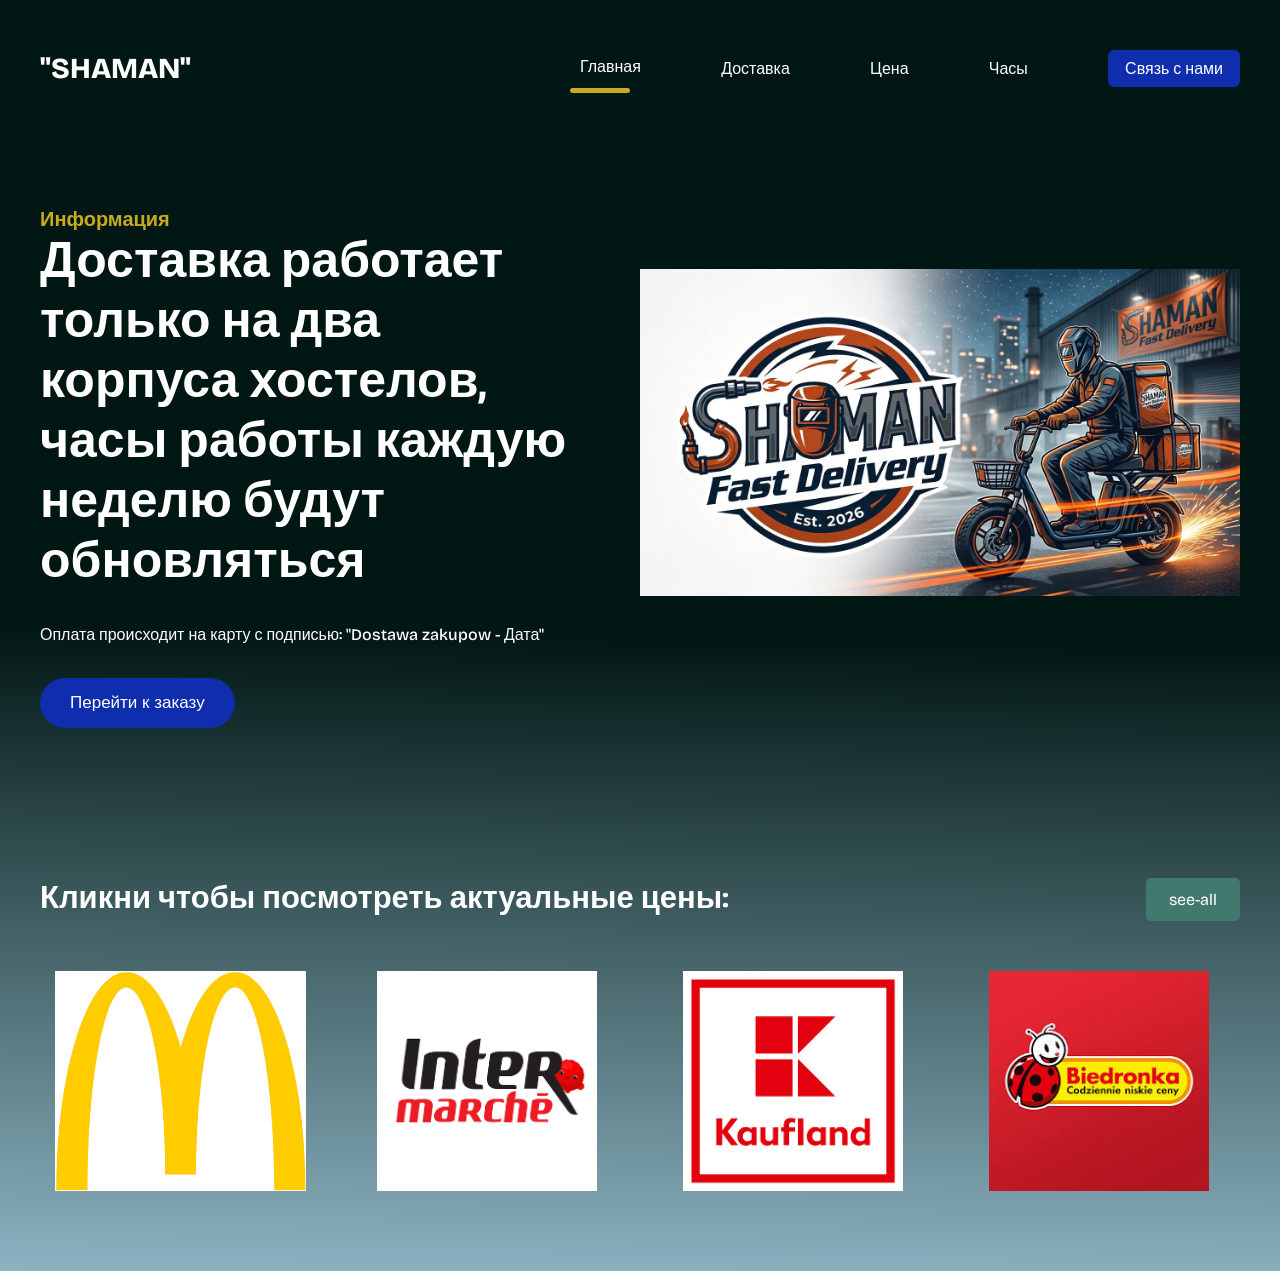
<file: index.html>
<!DOCTYPE html>
<html lang="en">
<head>
    <meta charset="UTF-8">
    <meta name="viewport" content="width=device-width, initial-scale=1.0">
    <title>Delivery</title>
    <link rel="stylesheet" href="styles1.css">
</head>
<body>
    <div class="wrapper">
    <header class="container">
        <span class="logo">"Shaman"</span>
        <nav>
            <ul>
                    <li class="active"><a href="index.html">Главная</a></li>
                   <li><a href="index2.html">Доставка</a></li>
                   <li><a href="index3.html">Цена</a></li>
                   <li><a href="index4.html">Часы</a></li>
                    <li class="btn"><a href="index5.html">Связь с нами</a></li>

            </ul>
        </nav>
       </header>

    <div class="hero container">
        <div class="hero--info">
            <h2>Информация</h2>
            <h1>Доставка работает только на два корпуса хостелов, часы работы каждую неделю будут обновляться</h1>
            <p>Оплата происходит на карту с подписью: "Dostawa zakupow - Дата"</p>
            <a href="index6.html" class="kup"><button class="btn">Перейти к заказу</button></a>
        </div>
        <img src="IMG_3171.JPG" alt="">
    </div>

    <div class="container trending">
        <a href="#" class="see-all">see-all</a>
        <h3>Кликни чтобы посмотреть актуальные цены:</h3>
        
        <div class="games">
            <div class="block">
                <a href="https://mcdonalds.pl/nasze-menu/"><img src="Mack.png" alt=""></a>
            </div>
             <div class="block">
                <a href="https://intermarche.pl/"><img src="intermarche.png" alt=""></a>
            </div>
             <div class="block">
                <a href="https://www.kaufland.pl/?utm_source=google&utm_medium=cpc&utm_id=21293448904&gad_source=1&gad_campaignid=21293448904&gbraid=0AAAAAqydFgdtFX7fFTQuAcL3Vzwn91GbX&gclid=Cj0KCQjwzsjVBhC3ARIsALnMv4l_kNT3ZW9t32wPTKEs5Ph3v2t3w6e6LC7DUaCO76brt_06UcwewoIaAvNeEALw_wcB"><img src="Kaufland.png" alt=""></a>
            </div>
             <div class="block">
                <a href="https://www.biedronka.pl/pl"><img src="Bedronka.jpg" alt=""></a>
                
            </div>
        </div>
    </div>
    </div>
</body>
</html>
</file>
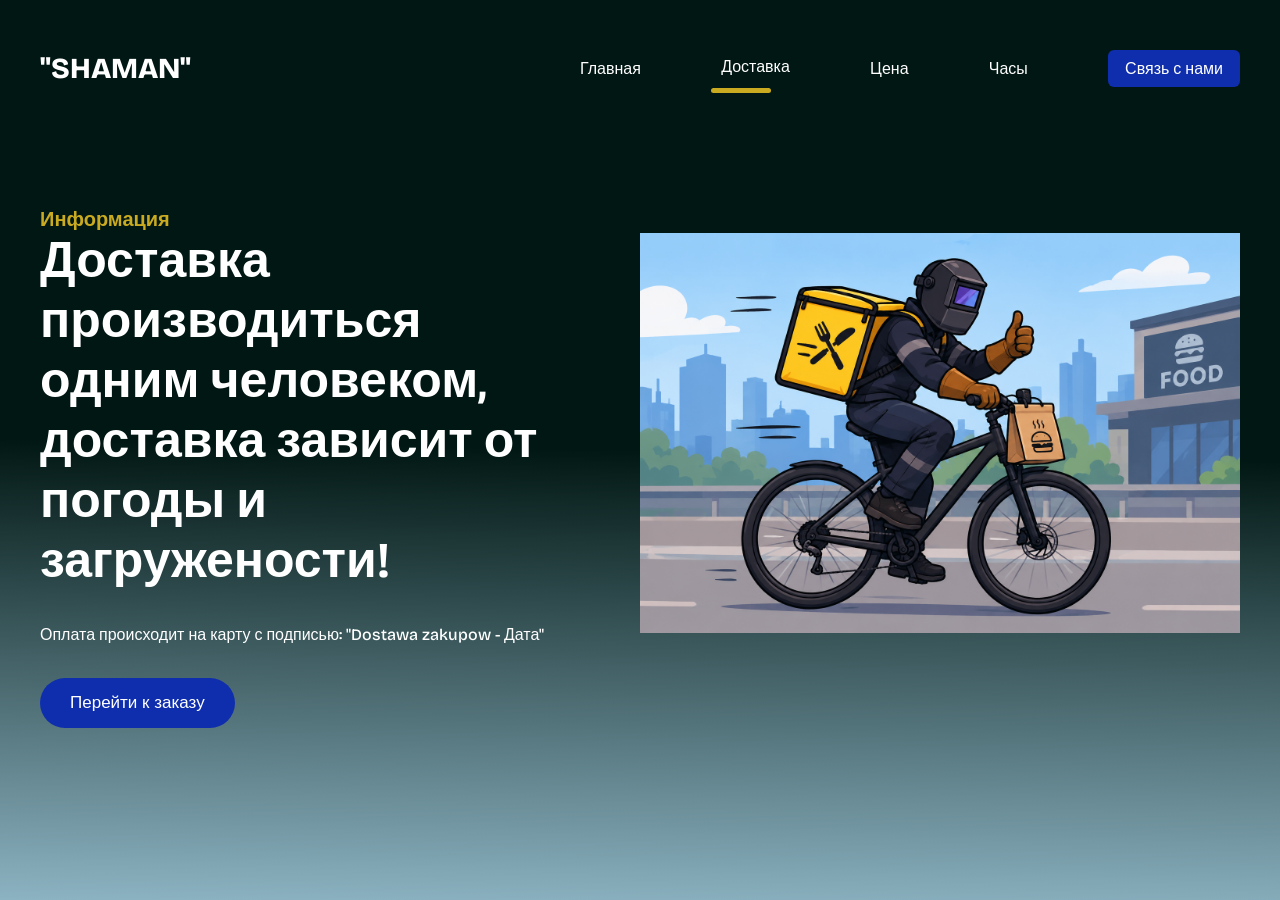
<file: index2.html>
<!DOCTYPE html>
<html lang="en">
<head>
    <meta charset="UTF-8">
    <meta name="viewport" content="width=device-width, initial-scale=1.0">
    <title>Доставка</title>
    <link rel="stylesheet" href="styles2.css">
</head>
<body>
    <div class="wrapper">
    <header class="container">
        <span class="logo">"Shaman"</span>
        <nav>
            <ul>
                    <li><a href="index.html">Главная</a></li>
                   <li class="active"><a href="index2.html">Доставка</a></li>
                   <li><a href="index3.html">Цена</a></li>
                   <li><a href="index4.html">Часы</a></li>
                    <li class="btn"><a href="index5.html">Связь с нами</a></li>

            </ul>
        </nav>
       </header>
       
    <div class="hero container">
        <div class="hero--info">
            <h2>Информация</h2>
            <h1>Доставка производиться одним человеком, доставка зависит от погоды и загружености!</h1>
            <p>Оплата происходит на карту с подписью: "Dostawa zakupow - Дата"</p>
            <a href="index6.html" class="kup"><button class="btn">Перейти к заказу</button></a>
        </div>
        <img src="foto.png" alt="">
    </div>
</body>
</html>
</file>
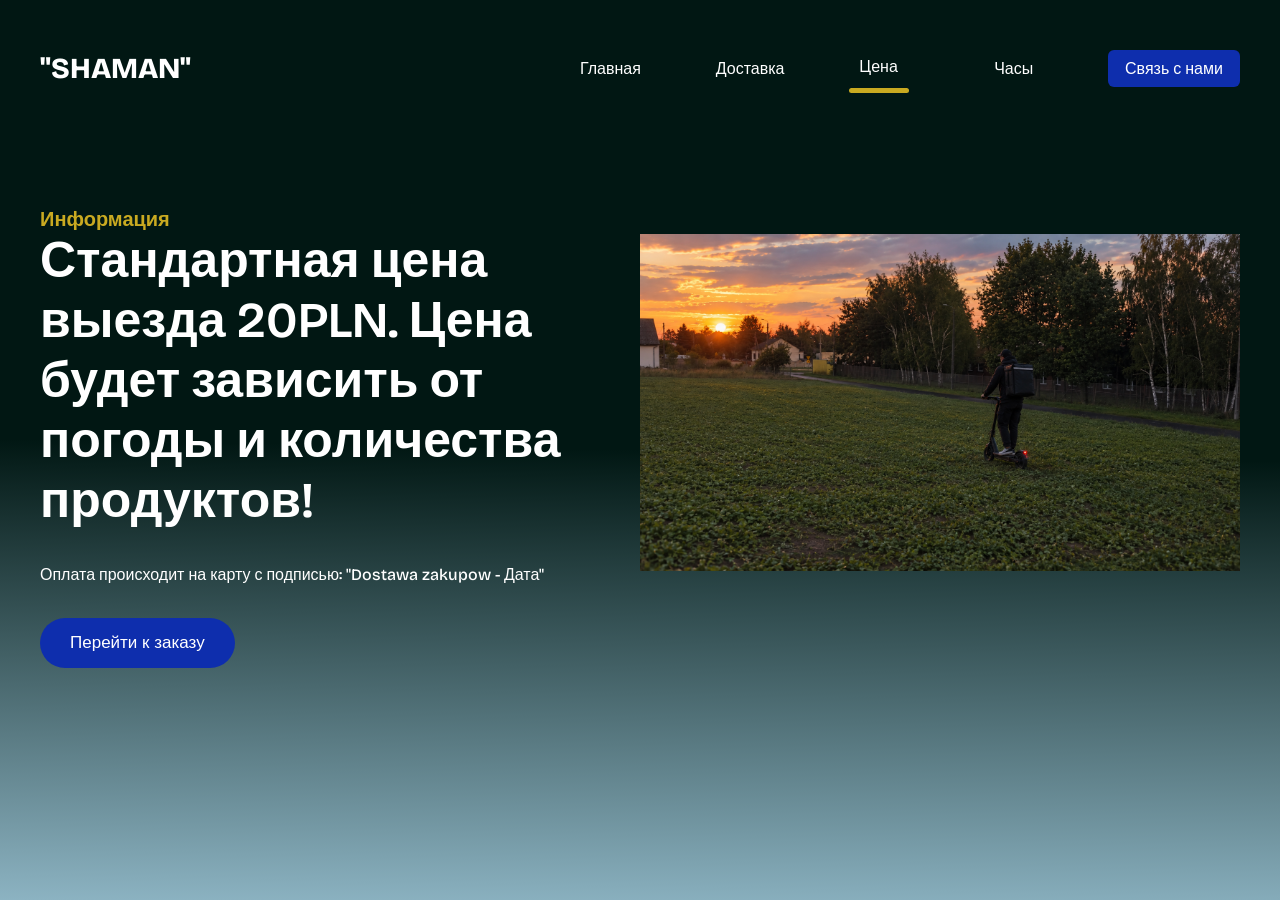
<file: index3.html>
<!DOCTYPE html>
<html lang="en">
<head>
    <meta charset="UTF-8">
    <meta name="viewport" content="width=device-width, initial-scale=1.0">
    <title>Цена</title>
    <link rel="stylesheet" href="styles3.css">
</head>
<body>
    <div class="wrapper">
    <header class="container">
        <span class="logo">"Shaman"</span>
        <nav>
            <ul>
                    <li><a href="index.html">Главная</a></li>
                   <li><a href="index2.html">Доставка</a></li>
                   <li  class="active"><a href="index3.html">Цена</a></li>
                   <li><a href="index4.html">Часы</a></li>
                    <li class="btn"><a href="index5.html">Связь с нами</a></li>

            </ul>
        </nav>
       </header>

       <div class="hero container">
        <div class="hero--info">
            <h2>Информация</h2>
            <h1>Стандартная цена выезда 20PLN. Цена будет зависить от погоды и количества продуктов!</h1>
            <p>Оплата происходит на карту с подписью: "Dostawa zakupow - Дата"</p>
            <a href="index6.html" class="kup"><button class="btn">Перейти к заказу</button></a>
        </div>
        <img src="htp.png" alt="">
    </div>
</body>
</html>
</file>
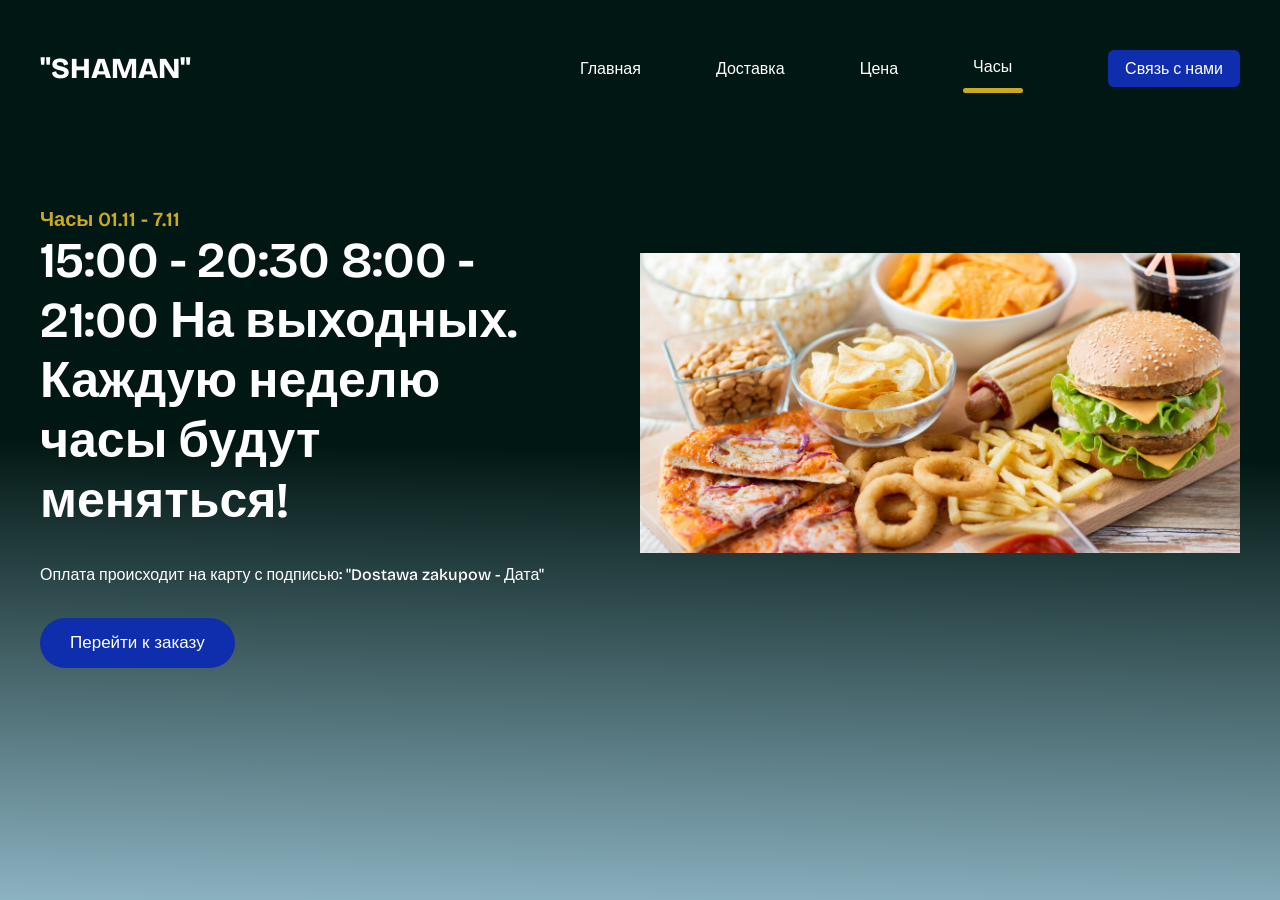
<file: index4.html>
<!DOCTYPE html>
<html lang="en">
<head>
    <meta charset="UTF-8">
    <meta name="viewport" content="width=device-width, initial-scale=1.0">
    <title>Часы</title>
    <link rel="stylesheet" href="styles4.css">
</head>
<body>
    <div class="wrapper">
    <header class="container">
        <span class="logo">"Shaman"</span>
        <nav>
            <ul>
                    <li><a href="index.html">Главная</a></li>
                   <li><a href="index2.html">Доставка</a></li>
                   <li><a href="index3.html">Цена</a></li>
                   <li class="active"><a href="index4.html">Часы</a></li>
                    <li class="btn"><a href="index5.html">Связь с нами</a></li>

            </ul>
        </nav>
       </header>

       <div class="hero container">
        <div class="hero--info">
            <h2>Часы 01.11 - 7.11</h2>
            <h1>15:00 - 20:30  8:00 - 21:00 На выходных. Каждую неделю часы будут меняться!  </h1>
            <p>Оплата происходит на карту с подписью: "Dostawa zakupow - Дата"</p>
            <a href="index6.html" class="kup"><button class="btn">Перейти к заказу</button></a>
        </div>
        <img src="dile1.jpg" alt="">
    </div>
</body>
</html>
</file>
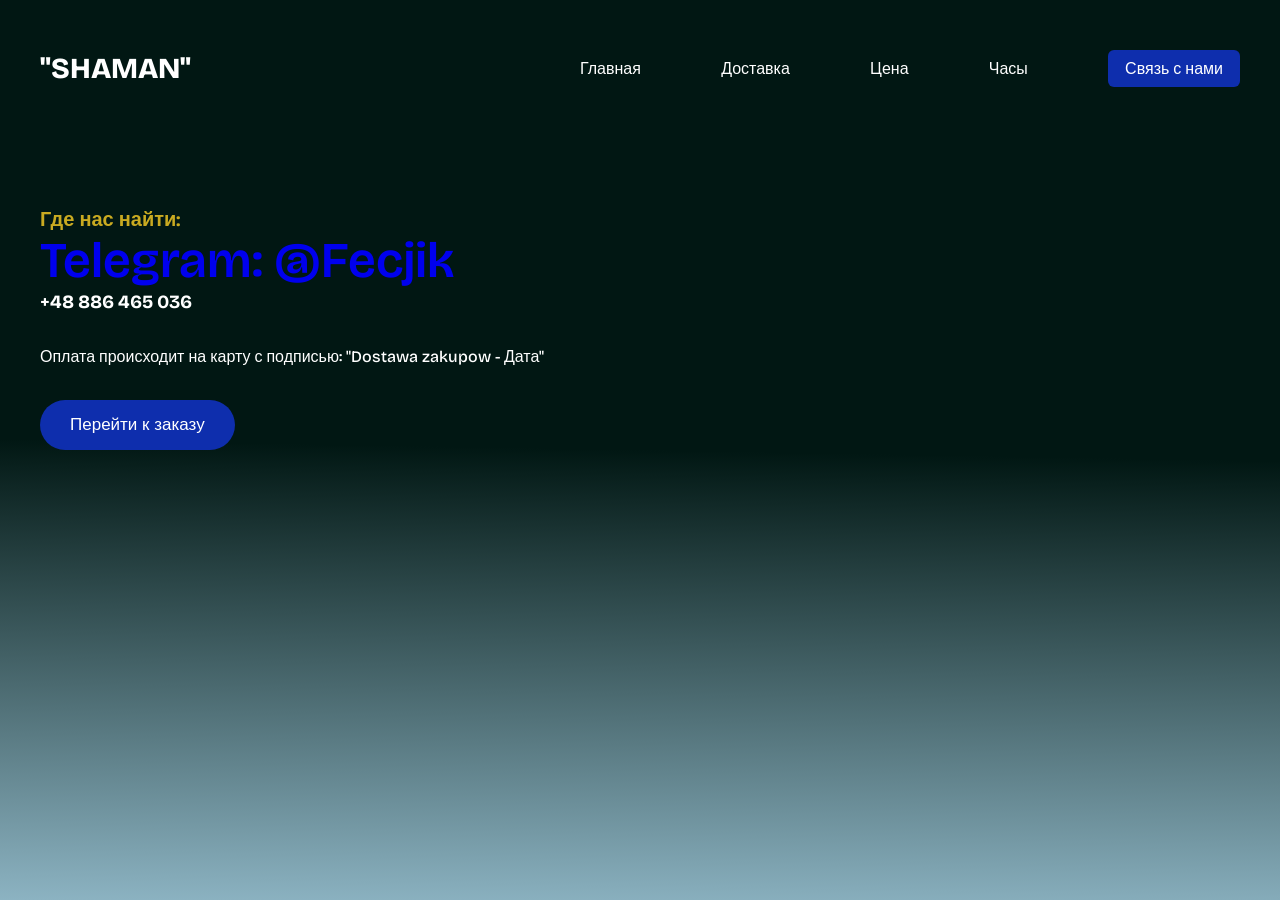
<file: index5.html>
<!DOCTYPE html>
<html lang="en">
<head>
    <meta charset="UTF-8">
    <meta name="viewport" content="width=device-width, initial-scale=1.0">
    <title>Связь</title>
    <link rel="stylesheet" href="styles5.css">
</head>
<body>
    <div class="wrapper">
    <header class="container">
        <span class="logo">"Shaman"</span>
        <nav>
            <ul>
                    <li><a href="index.html">Главная</a></li>
                   <li><a href="index2.html">Доставка</a></li>
                   <li><a href="index3.html">Цена</a></li>
                   <li><a href="index4.html">Часы</a></li>
                    <li class="btn"><a href="index5.html">Связь с нами</a></li>

            </ul>
        </nav>
       </header>

       <div class="hero container">
        <div class="hero--info">
            <h2>Где нас найти:</h2>
            <h1><a class="TG" href="https://t.me/Fecjik">Telegram: @Fecjik</a></h1>
            <h3>+48 886 465 036</h3>
            <p>Оплата происходит на карту с подписью: "Dostawa zakupow - Дата"</p>
            <a href="index6.html" class="kup"><button class="btn">Перейти к заказу</button></a>
        </div>
    </div>
</body>
</html>
</file>
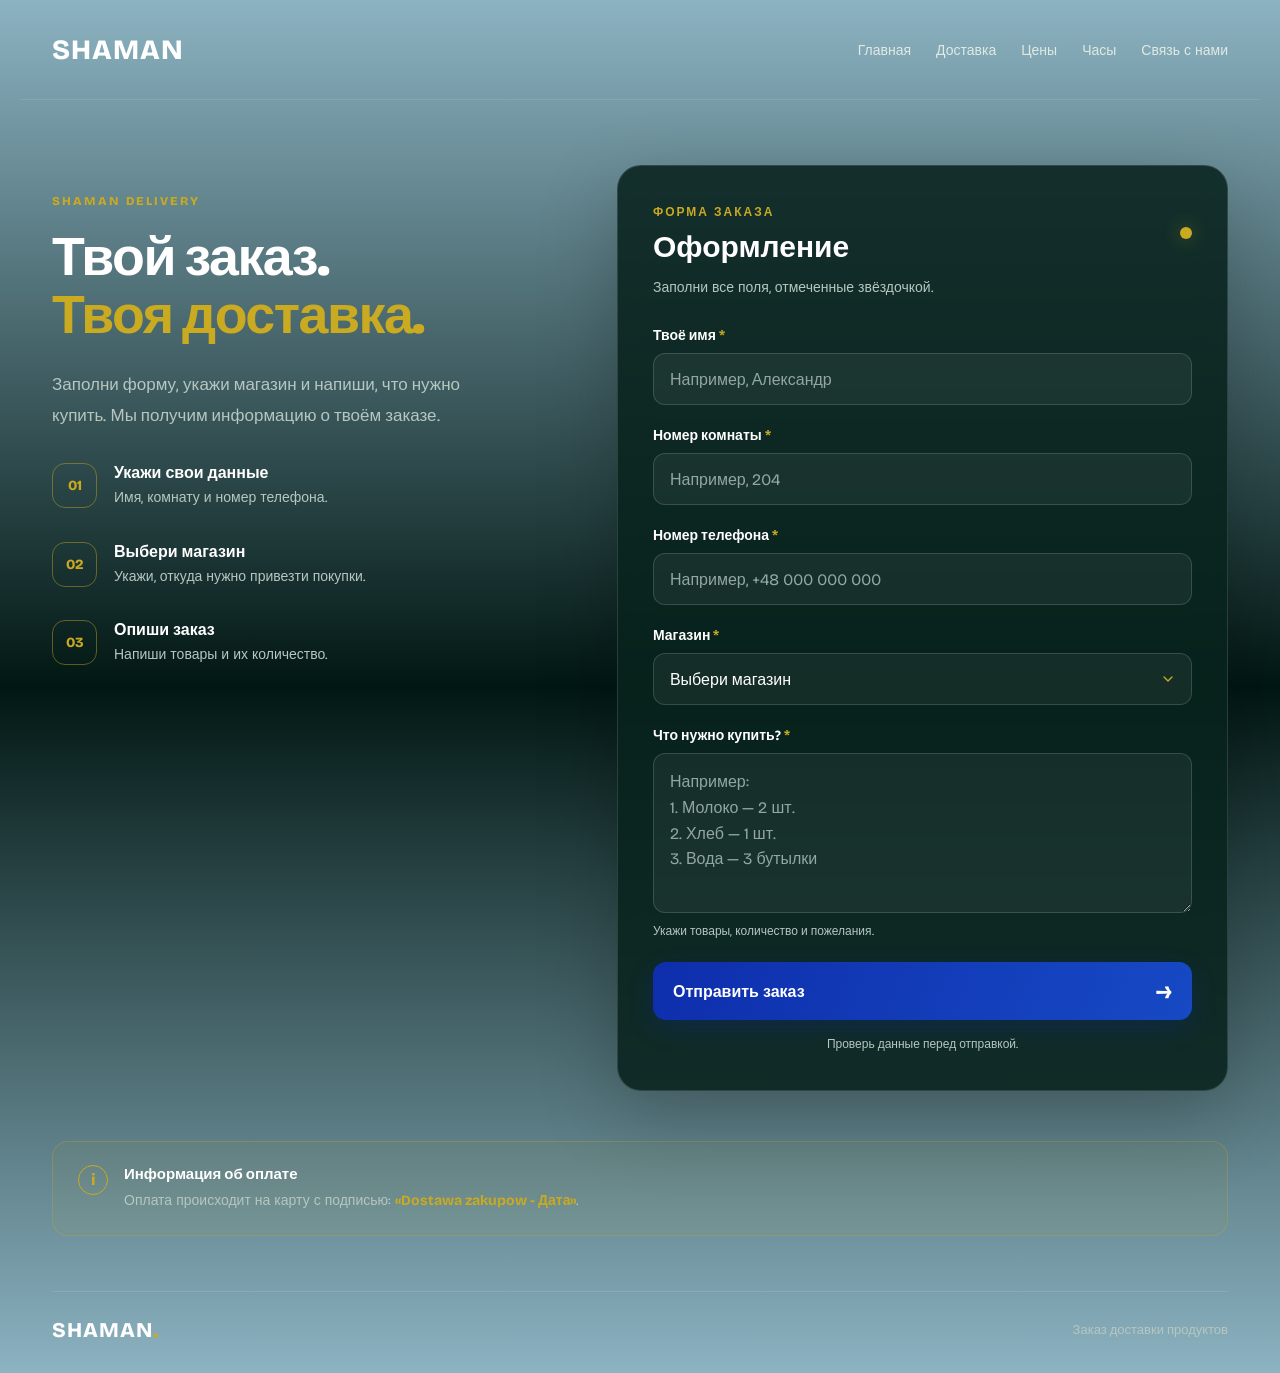
<file: index6.html>
<!DOCTYPE html>
<html lang="ru">
<head>
    <meta charset="UTF-8">
    <meta name="viewport" content="width=device-width, initial-scale=1.0">
    <meta name="theme-color" content="#011713">
    <title>Оформление заказа — Shaman</title>
    <link rel="stylesheet" href="styles6.css">
</head>
<body>
    <div class="wrapper">

        <header class="container">
            <a href="index.html" class="logo">SHAMAN</a>

            <nav>
                <ul>
                    <li><a href="index.html">Главная</a></li>
                    <li><a href="index2.html">Доставка</a></li>
                    <li><a href="index3.html">Цены</a></li>
                    <li><a href="index4.html">Часы</a></li>
                    <li><a href="index5.html">Связь с нами</a></li>
                </ul>
            </nav>
        </header>

        <main class="container">
            <section class="order-layout">

                <div class="order-intro">
                    <span class="eyebrow">SHAMAN DELIVERY</span>

                    <h1>Твой заказ.<br><span>Твоя доставка.</span></h1>

                    <p class="intro-text">
                        Заполни форму, укажи магазин и напиши,
                        что нужно купить. Мы получим информацию
                        о твоём заказе.
                    </p>

                    <div class="benefit">
                        <span class="benefit-icon">01</span>
                        <div>
                            <h3>Укажи свои данные</h3>
                            <p>Имя, комнату и номер телефона.</p>
                        </div>
                    </div>

                    <div class="benefit">
                        <span class="benefit-icon">02</span>
                        <div>
                            <h3>Выбери магазин</h3>
                            <p>Укажи, откуда нужно привезти покупки.</p>
                        </div>
                    </div>

                    <div class="benefit">
                        <span class="benefit-icon">03</span>
                        <div>
                            <h3>Опиши заказ</h3>
                            <p>Напиши товары и их количество.</p>
                        </div>
                    </div>
                </div>

                <section class="order-card">
                    <div class="card-heading">
                        <div>
                            <span class="step-label">ФОРМА ЗАКАЗА</span>
                            <h2>Оформление</h2>
                        </div>
                        <span class="status-dot" aria-hidden="true"></span>
                    </div>

                    <p class="card-description">
                        Заполни все поля, отмеченные звёздочкой.
                    </p>

                    <form
                        action="https://formspree.io/f/xppqkqbo"
                        method="POST"
                    >
                        <div class="field">
                            <label for="name">Твоё имя <span>*</span></label>
                            <input
                                id="name"
                                type="text"
                                name="name"
                                placeholder="Например, Александр"
                                autocomplete="name"
                                required
                            >
                        </div>

                        <div class="field">
                            <label for="room">Номер комнаты <span>*</span></label>
                            <input
                                id="room"
                                type="text"
                                name="room_number"
                                placeholder="Например, 204"
                                required
                            >
                        </div>

                        <div class="field">
                            <label for="phone">Номер телефона <span>*</span></label>
                            <input
                                id="phone"
                                type="tel"
                                name="phone"
                                placeholder="Например, +48 000 000 000"
                                autocomplete="tel"
                                required
                            >
                        </div>

                        <div class="field">
                            <label for="shop">Магазин <span>*</span></label>
                            <select id="shop" name="shop" required>
                                <option value="" disabled selected>
                                    Выбери магазин
                                </option>
                                <option value="Intermarche">Intermarche</option>
                                <option value="Kaufland">Kaufland</option>
                                <option value="Dino">Dino</option>
                                <option value="Centrum Liia">Centrum Liia</option>
                                <option value="Dealz">Dealz</option>
                                <option value="Biedronka">Biedronka</option>
                                <option value="Zabka">Żabka</option>
                                <option value="AZS Kompan">АЗС Kompan</option>
                            </select>
                        </div>

                        <div class="field">
                            <label for="order">Что нужно купить? <span>*</span></label>
                            <textarea
                                id="order"
                                name="order"
                                rows="5"
                                placeholder="Например:
1. Молоко — 2 шт.
2. Хлеб — 1 шт.
3. Вода — 3 бутылки"
                                required
                            ></textarea>
                            <span class="field-hint">
                                Укажи товары, количество и пожелания.
                            </span>
                        </div>

                        <button type="submit" class="submit-btn">
                            <span>Отправить заказ</span>
                            <span class="button-arrow" aria-hidden="true">→</span>
                        </button>

                        <p class="form-note">
                            Проверь данные перед отправкой.
                        </p>
                    </form>
                </section>
            </section>

            <aside class="payment-note">
                <span class="payment-icon" aria-hidden="true">i</span>
                <div>
                    <h3>Информация об оплате</h3>
                    <p>
                        Оплата происходит на карту с подписью:
                        <strong>«Dostawa zakupow - Дата»</strong>.
                    </p>
                </div>
            </aside>

            <footer class="footer">
                <a href="index.html" class="footer-logo">SHAMAN<span>.</span></a>
                <p>Заказ доставки продуктов</p>
            </footer>
        </main>

    </div>
</body>
</html>
</file>
<file: styles1.css>
@import url('https://fonts.googleapis.com/css2?family=Bricolage+Grotesque:opsz,wght@12..96,200..800&display=swap');

* {
    margin: 0;
    padding: 0;
    box-sizing: border-box;
}

body {
    font-family: "Bricolage Grotesque", sans-serif;
    font-weight: 400;
    color: #fff;
    font-size: 16px;
}

a {
    text-decoration: none;
}

img {
    max-width: 100%;
    height: auto;
    display: block;
}

.wrapper {
    background: linear-gradient(
        1deg,
        rgba(140, 179, 194, 1) 0%,
        rgba(1, 23, 19, 1) 50%
    );
    width: 100%;
    min-height: 100vh;
    overflow: hidden;
}

.container {
    width: 100%;
    max-width: 1400px;
    margin: 0 auto;
    padding-left: 40px;
    padding-right: 40px;
}

/* Шапка сайта */

header {
    padding-top: 50px;
    padding-bottom: 50px;
    display: flex;
    justify-content: space-between;
    align-items: center;
    gap: 30px;
}

header .logo {
    text-transform: uppercase;
    font-size: 29px;
    font-weight: 800;
    flex-shrink: 0;
}

header nav {
    width: 55%;
}

header nav ul {
    list-style: none;
    display: flex;
    justify-content: space-between;
    align-items: center;
    gap: 18px;
}

header nav ul li {
    display: inline-block;
}

header nav ul li a {
    color: #fff;
    white-space: nowrap;
}

header nav ul li.active::after {
    content: '';
    display: block;
    width: 60px;
    height: 5px;
    background: #c9aa21;
    border-radius: 10px;
    position: relative;
    top: 12px;
    left: -10px;
}

header nav ul li:not(.active):not(.btn) a:hover {
    border-bottom: 4px solid #c9aa21;
}

header nav ul li.btn a {
    display: inline-block;
    background: #0e2ead;
    padding: 9px 17px;
    border-radius: 6px;
    transition: all 500ms ease;
}

header nav ul li.btn a:hover {
    background: #1065ab;
}

/* Главный блок */

.hero {
    padding-bottom: 100px;
    position: relative;
    display: flex;
    align-items: center;
    justify-content: space-between;
    gap: 35px;
}

.hero--info {
    width: 45%;
    max-width: 530px;
    padding-top: 70px;
    flex-shrink: 0;
}

.hero--info h2 {
    color: #c9aa21;
    font-size: 20px;
    font-weight: 600;
}

.hero--info h1 {
    font-size: 50px;
    font-weight: 600;
    line-height: 1.2;
    overflow-wrap: anywhere;
}

.hero--info p {
    font-weight: 500;
    line-height: 170%;
    margin: 30px 0;
}

.hero--info .btn {
    background: #0e2ead;
    color: #fff;
    border-radius: 50px;
    padding: 15px 30px;
    border: 0;
    transition: all 500ms ease;
    font-size: 17px;
    cursor: pointer;
}

.hero--info .btn:hover {
    transform: scale(1.05);
}

.hero img {
    position: static;
    width: 50%;
    max-width: 650px;
    height: auto;
    object-fit: contain;
}

/* Магазины */

.trending {
    padding-top: 50px;
    padding-bottom: 30px;
}

.trending h3 {
    font-weight: 600;
    font-size: 31px;
    line-height: 1.3;
}

.trending .see-all {
    color: #fff;
    background: rgb(66, 121, 111);
    border-radius: 5px;
    padding: 12px 23px;
    float: right;
    display: block;
    transition: all 500ms ease;
}

.trending .see-all:hover {
    transform: scale(1.05);
}

.trending .games {
    display: grid;
    grid-template-columns: repeat(4, minmax(0, 1fr));
    gap: 25px;
    width: 100%;
    padding: 50px 0;
}

.block {
    width: 100%;
    min-width: 0;
}

.block a {
    display: block;
}

.block img {
    width: 100%;
    height: 220px;
    object-fit: contain;
}

.trending .games span {
    display: block;
    text-align: center;
    margin-top: 20px;
}

/* Планшеты */

@media (max-width: 1000px) {
    .container {
        padding-left: 25px;
        padding-right: 25px;
    }

    header {
        gap: 20px;
    }

    header .logo {
        font-size: 25px;
    }

    header nav {
        width: auto;
        flex: 1;
    }

    header nav ul {
        gap: 12px;
    }

    header nav ul li a {
        font-size: 14px;
    }

    .hero--info {
        width: 50%;
        padding-top: 30px;
    }

    .hero--info h1 {
        font-size: 36px;
    }

    .hero img {
        width: 45%;
    }

    .trending .games {
        grid-template-columns: repeat(2, minmax(0, 1fr));
    }
}

/* Мобильная версия */

@media (max-width: 600px) {
    .container {
        padding-left: 18px;
        padding-right: 18px;
    }

    header {
        padding-top: 25px;
        padding-bottom: 20px;
        flex-direction: column;
        align-items: center;
        gap: 25px;
    }

    header .logo {
        font-size: 28px;
    }

    header nav {
        width: 100%;
    }

    header nav ul {
        justify-content: center;
        flex-wrap: wrap;
        gap: 18px 20px;
    }

    header nav ul li a {
        font-size: 14px;
    }

    header nav ul li.active::after {
        top: 5px;
        left: 0;
        width: 100%;
        height: 3px;
    }

    header nav ul li.btn a {
        padding: 8px 12px;
    }

    .hero {
        flex-direction: column;
        align-items: stretch;
        gap: 25px;
        padding-top: 10px;
        padding-bottom: 40px;
    }

    .hero--info {
        width: 100%;
        max-width: none;
        padding-top: 15px;
    }

    .hero--info h2 {
        font-size: 19px;
        margin-bottom: 12px;
    }

    .hero--info h1 {
        font-size: clamp(26px, 7vw, 36px);
        line-height: 1.25;
    }

    .hero--info p {
        font-size: 15px;
        line-height: 1.6;
        margin: 20px 0;
    }

    .hero--info .btn {
        max-width: 100%;
        padding: 13px 20px;
        font-size: 16px;
    }

    .hero img {
        width: 100%;
        max-width: 450px;
        height: auto;
        margin: 0 auto;
    }

    .trending {
        padding-top: 20px;
    }

    .trending h3 {
        font-size: 23px;
        line-height: 1.35;
    }

    .trending .see-all {
        float: none;
        display: inline-block;
        margin-bottom: 18px;
        padding: 9px 15px;
    }

    .trending .games {
        grid-template-columns: repeat(2, minmax(0, 1fr));
        gap: 20px 12px;
        padding: 25px 0;
    }

    .block img {
        height: 150px;
        object-fit: contain;
    }
}

/* Маленькие телефоны */

@media (max-width: 360px) {
    .container {
        padding-left: 12px;
        padding-right: 12px;
    }

    header nav ul {
        gap: 14px;
    }

    header nav ul li a {
        font-size: 13px;
    }

    .hero--info h1 {
        font-size: 25px;
    }

    .trending h3 {
        font-size: 21px;
    }

    .block img {
        height: 125px;
    }
}
</file>
<file: styles2.css>
@import url('https://fonts.googleapis.com/css2?family=Bricolage+Grotesque:opsz,wght@12..96,200..800&display=swap');

* {
    margin: 0;
    padding: 0;
    box-sizing: border-box;
}

body {
    font-family: "Bricolage Grotesque", sans-serif;
    font-weight: 400;
    color: #fff;
    font-size: 16px;
}

a {
    text-decoration: none;
}

img {
    max-width: 100%;
    height: auto;
    display: block;
}

.wrapper {
    background: linear-gradient(
        1deg,
        rgba(140, 179, 194, 1) 0%,
        rgba(1, 23, 19, 1) 50%
    );
    width: 100%;
    min-height: 100vh;
    overflow: hidden;
}

.container {
    width: 100%;
    max-width: 1400px;
    margin: 0 auto;
    padding-left: 40px;
    padding-right: 40px;
}

/* Шапка сайта */

header {
    padding-top: 50px;
    padding-bottom: 50px;
    display: flex;
    justify-content: space-between;
    align-items: center;
    gap: 30px;
}

header .logo {
    text-transform: uppercase;
    font-size: 29px;
    font-weight: 800;
    flex-shrink: 0;
}

header nav {
    width: 55%;
}

header nav ul {
    list-style: none;
    display: flex;
    justify-content: space-between;
    align-items: center;
    gap: 18px;
}

header nav ul li {
    display: inline-block;
}

header nav ul li a {
    color: #fff;
    white-space: nowrap;
}

header nav ul li.active::after {
    content: '';
    display: block;
    width: 60px;
    height: 5px;
    background: #c9aa21;
    border-radius: 10px;
    position: relative;
    top: 12px;
    left: -10px;
}

header nav ul li:not(.active):not(.btn) a:hover {
    border-bottom: 4px solid #c9aa21;
}

header nav ul li.btn a {
    display: inline-block;
    background: #0e2ead;
    padding: 9px 17px;
    border-radius: 6px;
    transition: all 500ms ease;
}

header nav ul li.btn a:hover {
    background: #1065ab;
}

/* Главный блок */

.hero {
    padding-bottom: 100px;
    position: relative;
    display: flex;
    align-items: center;
    justify-content: space-between;
    gap: 35px;
}

.hero--info {
    width: 45%;
    max-width: 530px;
    padding-top: 70px;
    flex-shrink: 0;
}

.hero--info h2 {
    color: #c9aa21;
    font-size: 20px;
    font-weight: 600;
}

.hero--info h1 {
    font-size: 50px;
    font-weight: 600;
    line-height: 1.2;
    overflow-wrap: anywhere;
}

.hero--info p {
    font-weight: 500;
    line-height: 170%;
    margin: 30px 0;
}

.hero--info .btn {
    background: #0e2ead;
    color: #fff;
    border-radius: 50px;
    padding: 15px 30px;
    border: 0;
    transition: all 500ms ease;
    font-size: 17px;
    cursor: pointer;
}

.hero--info .btn:hover {
    transform: scale(1.05);
}

.hero img {
    position: static;
    width: 50%;
    max-width: 650px;
    height: auto;
    object-fit: contain;
}

/* Магазины */

.trending {
    padding-top: 50px;
    padding-bottom: 30px;
}

.trending h3 {
    font-weight: 600;
    font-size: 31px;
    line-height: 1.3;
}

.trending .see-all {
    color: #fff;
    background: rgb(66, 121, 111);
    border-radius: 5px;
    padding: 12px 23px;
    float: right;
    display: block;
    transition: all 500ms ease;
}

.trending .see-all:hover {
    transform: scale(1.05);
}

.trending .games {
    display: grid;
    grid-template-columns: repeat(4, minmax(0, 1fr));
    gap: 25px;
    width: 100%;
    padding: 50px 0;
}

.block {
    width: 100%;
    min-width: 0;
}

.block a {
    display: block;
}

.block img {
    width: 100%;
    height: 220px;
    object-fit: contain;
}

.trending .games span {
    display: block;
    text-align: center;
    margin-top: 20px;
}

/* Планшеты */

@media (max-width: 1000px) {
    .container {
        padding-left: 25px;
        padding-right: 25px;
    }

    header {
        gap: 20px;
    }

    header .logo {
        font-size: 25px;
    }

    header nav {
        width: auto;
        flex: 1;
    }

    header nav ul {
        gap: 12px;
    }

    header nav ul li a {
        font-size: 14px;
    }

    .hero--info {
        width: 50%;
        padding-top: 30px;
    }

    .hero--info h1 {
        font-size: 36px;
    }

    .hero img {
        width: 45%;
    }

    .trending .games {
        grid-template-columns: repeat(2, minmax(0, 1fr));
    }
}

/* Мобильная версия */

@media (max-width: 600px) {
    .container {
        padding-left: 18px;
        padding-right: 18px;
    }

    header {
        padding-top: 25px;
        padding-bottom: 20px;
        flex-direction: column;
        align-items: center;
        gap: 25px;
    }

    header .logo {
        font-size: 28px;
    }

    header nav {
        width: 100%;
    }

    header nav ul {
        justify-content: center;
        flex-wrap: wrap;
        gap: 18px 20px;
    }

    header nav ul li a {
        font-size: 14px;
    }

    header nav ul li.active::after {
        top: 5px;
        left: 0;
        width: 100%;
        height: 3px;
    }

    header nav ul li.btn a {
        padding: 8px 12px;
    }

    .hero {
        flex-direction: column;
        align-items: stretch;
        gap: 25px;
        padding-top: 10px;
        padding-bottom: 40px;
    }

    .hero--info {
        width: 100%;
        max-width: none;
        padding-top: 15px;
    }

    .hero--info h2 {
        font-size: 19px;
        margin-bottom: 12px;
    }

    .hero--info h1 {
        font-size: clamp(26px, 7vw, 36px);
        line-height: 1.25;
    }

    .hero--info p {
        font-size: 15px;
        line-height: 1.6;
        margin: 20px 0;
    }

    .hero--info .btn {
        max-width: 100%;
        padding: 13px 20px;
        font-size: 16px;
    }

    .hero img {
        width: 100%;
        max-width: 450px;
        height: auto;
        margin: 0 auto;
    }

    .trending {
        padding-top: 20px;
    }

    .trending h3 {
        font-size: 23px;
        line-height: 1.35;
    }

    .trending .see-all {
        float: none;
        display: inline-block;
        margin-bottom: 18px;
        padding: 9px 15px;
    }

    .trending .games {
        grid-template-columns: repeat(2, minmax(0, 1fr));
        gap: 20px 12px;
        padding: 25px 0;
    }

    .block img {
        height: 150px;
        object-fit: contain;
    }
}

/* Маленькие телефоны */

@media (max-width: 360px) {
    .container {
        padding-left: 12px;
        padding-right: 12px;
    }

    header nav ul {
        gap: 14px;
    }

    header nav ul li a {
        font-size: 13px;
    }

    .hero--info h1 {
        font-size: 25px;
    }

    .trending h3 {
        font-size: 21px;
    }

    .block img {
        height: 125px;
    }
}
</file>
<file: styles3.css>
@import url('https://fonts.googleapis.com/css2?family=Bricolage+Grotesque:opsz,wght@12..96,200..800&display=swap');

* {
    margin: 0;
    padding: 0;
    box-sizing: border-box;
}

body {
    font-family: "Bricolage Grotesque", sans-serif;
    font-weight: 400;
    color: #fff;
    font-size: 16px;
}

a {
    text-decoration: none;
}

img {
    max-width: 100%;
    height: auto;
    display: block;
}

.wrapper {
    background: linear-gradient(
        1deg,
        rgba(140, 179, 194, 1) 0%,
        rgba(1, 23, 19, 1) 50%
    );
    width: 100%;
    min-height: 100vh;
    overflow: hidden;
}

.container {
    width: 100%;
    max-width: 1400px;
    margin: 0 auto;
    padding-left: 40px;
    padding-right: 40px;
}

/* Шапка сайта */

header {
    padding-top: 50px;
    padding-bottom: 50px;
    display: flex;
    justify-content: space-between;
    align-items: center;
    gap: 30px;
}

header .logo {
    text-transform: uppercase;
    font-size: 29px;
    font-weight: 800;
    flex-shrink: 0;
}

header nav {
    width: 55%;
}

header nav ul {
    list-style: none;
    display: flex;
    justify-content: space-between;
    align-items: center;
    gap: 18px;
}

header nav ul li {
    display: inline-block;
}

header nav ul li a {
    color: #fff;
    white-space: nowrap;
}

header nav ul li.active::after {
    content: '';
    display: block;
    width: 60px;
    height: 5px;
    background: #c9aa21;
    border-radius: 10px;
    position: relative;
    top: 12px;
    left: -10px;
}

header nav ul li:not(.active):not(.btn) a:hover {
    border-bottom: 4px solid #c9aa21;
}

header nav ul li.btn a {
    display: inline-block;
    background: #0e2ead;
    padding: 9px 17px;
    border-radius: 6px;
    transition: all 500ms ease;
}

header nav ul li.btn a:hover {
    background: #1065ab;
}

/* Главный блок */

.hero {
    padding-bottom: 100px;
    position: relative;
    display: flex;
    align-items: center;
    justify-content: space-between;
    gap: 35px;
}

.hero--info {
    width: 45%;
    max-width: 530px;
    padding-top: 70px;
    flex-shrink: 0;
}

.hero--info h2 {
    color: #c9aa21;
    font-size: 20px;
    font-weight: 600;
}

.hero--info h1 {
    font-size: 50px;
    font-weight: 600;
    line-height: 1.2;
    overflow-wrap: anywhere;
}

.hero--info p {
    font-weight: 500;
    line-height: 170%;
    margin: 30px 0;
}

.hero--info .btn {
    background: #0e2ead;
    color: #fff;
    border-radius: 50px;
    padding: 15px 30px;
    border: 0;
    transition: all 500ms ease;
    font-size: 17px;
    cursor: pointer;
}

.hero--info .btn:hover {
    transform: scale(1.05);
}

.hero img {
    position: static;
    width: 50%;
    max-width: 650px;
    height: auto;
    object-fit: contain;
}

/* Магазины */

.trending {
    padding-top: 50px;
    padding-bottom: 30px;
}

.trending h3 {
    font-weight: 600;
    font-size: 31px;
    line-height: 1.3;
}

.trending .see-all {
    color: #fff;
    background: rgb(66, 121, 111);
    border-radius: 5px;
    padding: 12px 23px;
    float: right;
    display: block;
    transition: all 500ms ease;
}

.trending .see-all:hover {
    transform: scale(1.05);
}

.trending .games {
    display: grid;
    grid-template-columns: repeat(4, minmax(0, 1fr));
    gap: 25px;
    width: 100%;
    padding: 50px 0;
}

.block {
    width: 100%;
    min-width: 0;
}

.block a {
    display: block;
}

.block img {
    width: 100%;
    height: 220px;
    object-fit: contain;
}

.trending .games span {
    display: block;
    text-align: center;
    margin-top: 20px;
}

/* Планшеты */

@media (max-width: 1000px) {
    .container {
        padding-left: 25px;
        padding-right: 25px;
    }

    header {
        gap: 20px;
    }

    header .logo {
        font-size: 25px;
    }

    header nav {
        width: auto;
        flex: 1;
    }

    header nav ul {
        gap: 12px;
    }

    header nav ul li a {
        font-size: 14px;
    }

    .hero--info {
        width: 50%;
        padding-top: 30px;
    }

    .hero--info h1 {
        font-size: 36px;
    }

    .hero img {
        width: 45%;
    }

    .trending .games {
        grid-template-columns: repeat(2, minmax(0, 1fr));
    }
}

/* Мобильная версия */

@media (max-width: 600px) {
    .container {
        padding-left: 18px;
        padding-right: 18px;
    }

    header {
        padding-top: 25px;
        padding-bottom: 20px;
        flex-direction: column;
        align-items: center;
        gap: 25px;
    }

    header .logo {
        font-size: 28px;
    }

    header nav {
        width: 100%;
    }

    header nav ul {
        justify-content: center;
        flex-wrap: wrap;
        gap: 18px 20px;
    }

    header nav ul li a {
        font-size: 14px;
    }

    header nav ul li.active::after {
        top: 5px;
        left: 0;
        width: 100%;
        height: 3px;
    }

    header nav ul li.btn a {
        padding: 8px 12px;
    }

    .hero {
        flex-direction: column;
        align-items: stretch;
        gap: 25px;
        padding-top: 10px;
        padding-bottom: 40px;
    }

    .hero--info {
        width: 100%;
        max-width: none;
        padding-top: 15px;
    }

    .hero--info h2 {
        font-size: 19px;
        margin-bottom: 12px;
    }

    .hero--info h1 {
        font-size: clamp(26px, 7vw, 36px);
        line-height: 1.25;
    }

    .hero--info p {
        font-size: 15px;
        line-height: 1.6;
        margin: 20px 0;
    }

    .hero--info .btn {
        max-width: 100%;
        padding: 13px 20px;
        font-size: 16px;
    }

    .hero img {
        width: 100%;
        max-width: 450px;
        height: auto;
        margin: 0 auto;
    }

    .trending {
        padding-top: 20px;
    }

    .trending h3 {
        font-size: 23px;
        line-height: 1.35;
    }

    .trending .see-all {
        float: none;
        display: inline-block;
        margin-bottom: 18px;
        padding: 9px 15px;
    }

    .trending .games {
        grid-template-columns: repeat(2, minmax(0, 1fr));
        gap: 20px 12px;
        padding: 25px 0;
    }

    .block img {
        height: 150px;
        object-fit: contain;
    }
}

/* Маленькие телефоны */

@media (max-width: 360px) {
    .container {
        padding-left: 12px;
        padding-right: 12px;
    }

    header nav ul {
        gap: 14px;
    }

    header nav ul li a {
        font-size: 13px;
    }

    .hero--info h1 {
        font-size: 25px;
    }

    .trending h3 {
        font-size: 21px;
    }

    .block img {
        height: 125px;
    }
}
</file>
<file: styles4.css>
@import url('https://fonts.googleapis.com/css2?family=Bricolage+Grotesque:opsz,wght@12..96,200..800&display=swap');

* {
    margin: 0;
    padding: 0;
    box-sizing: border-box;
}

body {
    font-family: "Bricolage Grotesque", sans-serif;
    font-weight: 400;
    color: #fff;
    font-size: 16px;
}

a {
    text-decoration: none;
}

img {
    max-width: 100%;
    height: auto;
    display: block;
}

.wrapper {
    background: linear-gradient(
        1deg,
        rgba(140, 179, 194, 1) 0%,
        rgba(1, 23, 19, 1) 50%
    );
    width: 100%;
    min-height: 100vh;
    overflow: hidden;
}

.container {
    width: 100%;
    max-width: 1400px;
    margin: 0 auto;
    padding-left: 40px;
    padding-right: 40px;
}

/* Шапка сайта */

header {
    padding-top: 50px;
    padding-bottom: 50px;
    display: flex;
    justify-content: space-between;
    align-items: center;
    gap: 30px;
}

header .logo {
    text-transform: uppercase;
    font-size: 29px;
    font-weight: 800;
    flex-shrink: 0;
}

header nav {
    width: 55%;
}

header nav ul {
    list-style: none;
    display: flex;
    justify-content: space-between;
    align-items: center;
    gap: 18px;
}

header nav ul li {
    display: inline-block;
}

header nav ul li a {
    color: #fff;
    white-space: nowrap;
}

header nav ul li.active::after {
    content: '';
    display: block;
    width: 60px;
    height: 5px;
    background: #c9aa21;
    border-radius: 10px;
    position: relative;
    top: 12px;
    left: -10px;
}

header nav ul li:not(.active):not(.btn) a:hover {
    border-bottom: 4px solid #c9aa21;
}

header nav ul li.btn a {
    display: inline-block;
    background: #0e2ead;
    padding: 9px 17px;
    border-radius: 6px;
    transition: all 500ms ease;
}

header nav ul li.btn a:hover {
    background: #1065ab;
}

/* Главный блок */

.hero {
    padding-bottom: 100px;
    position: relative;
    display: flex;
    align-items: center;
    justify-content: space-between;
    gap: 35px;
}

.hero--info {
    width: 45%;
    max-width: 530px;
    padding-top: 70px;
    flex-shrink: 0;
}

.hero--info h2 {
    color: #c9aa21;
    font-size: 20px;
    font-weight: 600;
}

.hero--info h1 {
    font-size: 50px;
    font-weight: 600;
    line-height: 1.2;
    overflow-wrap: anywhere;
}

.hero--info p {
    font-weight: 500;
    line-height: 170%;
    margin: 30px 0;
}

.hero--info .btn {
    background: #0e2ead;
    color: #fff;
    border-radius: 50px;
    padding: 15px 30px;
    border: 0;
    transition: all 500ms ease;
    font-size: 17px;
    cursor: pointer;
}

.hero--info .btn:hover {
    transform: scale(1.05);
}

.hero img {
    position: static;
    width: 50%;
    max-width: 650px;
    height: auto;
    object-fit: contain;
}

/* Магазины */

.trending {
    padding-top: 50px;
    padding-bottom: 30px;
}

.trending h3 {
    font-weight: 600;
    font-size: 31px;
    line-height: 1.3;
}

.trending .see-all {
    color: #fff;
    background: rgb(66, 121, 111);
    border-radius: 5px;
    padding: 12px 23px;
    float: right;
    display: block;
    transition: all 500ms ease;
}

.trending .see-all:hover {
    transform: scale(1.05);
}

.trending .games {
    display: grid;
    grid-template-columns: repeat(4, minmax(0, 1fr));
    gap: 25px;
    width: 100%;
    padding: 50px 0;
}

.block {
    width: 100%;
    min-width: 0;
}

.block a {
    display: block;
}

.block img {
    width: 100%;
    height: 220px;
    object-fit: contain;
}

.trending .games span {
    display: block;
    text-align: center;
    margin-top: 20px;
}

/* Планшеты */

@media (max-width: 1000px) {
    .container {
        padding-left: 25px;
        padding-right: 25px;
    }

    header {
        gap: 20px;
    }

    header .logo {
        font-size: 25px;
    }

    header nav {
        width: auto;
        flex: 1;
    }

    header nav ul {
        gap: 12px;
    }

    header nav ul li a {
        font-size: 14px;
    }

    .hero--info {
        width: 50%;
        padding-top: 30px;
    }

    .hero--info h1 {
        font-size: 36px;
    }

    .hero img {
        width: 45%;
    }

    .trending .games {
        grid-template-columns: repeat(2, minmax(0, 1fr));
    }
}

/* Мобильная версия */

@media (max-width: 600px) {
    .container {
        padding-left: 18px;
        padding-right: 18px;
    }

    header {
        padding-top: 25px;
        padding-bottom: 20px;
        flex-direction: column;
        align-items: center;
        gap: 25px;
    }

    header .logo {
        font-size: 28px;
    }

    header nav {
        width: 100%;
    }

    header nav ul {
        justify-content: center;
        flex-wrap: wrap;
        gap: 18px 20px;
    }

    header nav ul li a {
        font-size: 14px;
    }

    header nav ul li.active::after {
        top: 5px;
        left: 0;
        width: 100%;
        height: 3px;
    }

    header nav ul li.btn a {
        padding: 8px 12px;
    }

    .hero {
        flex-direction: column;
        align-items: stretch;
        gap: 25px;
        padding-top: 10px;
        padding-bottom: 40px;
    }

    .hero--info {
        width: 100%;
        max-width: none;
        padding-top: 15px;
    }

    .hero--info h2 {
        font-size: 19px;
        margin-bottom: 12px;
    }

    .hero--info h1 {
        font-size: clamp(26px, 7vw, 36px);
        line-height: 1.25;
    }

    .hero--info p {
        font-size: 15px;
        line-height: 1.6;
        margin: 20px 0;
    }

    .hero--info .btn {
        max-width: 100%;
        padding: 13px 20px;
        font-size: 16px;
    }

    .hero img {
        width: 100%;
        max-width: 450px;
        height: auto;
        margin: 0 auto;
    }

    .trending {
        padding-top: 20px;
    }

    .trending h3 {
        font-size: 23px;
        line-height: 1.35;
    }

    .trending .see-all {
        float: none;
        display: inline-block;
        margin-bottom: 18px;
        padding: 9px 15px;
    }

    .trending .games {
        grid-template-columns: repeat(2, minmax(0, 1fr));
        gap: 20px 12px;
        padding: 25px 0;
    }

    .block img {
        height: 150px;
        object-fit: contain;
    }
}

/* Маленькие телефоны */

@media (max-width: 360px) {
    .container {
        padding-left: 12px;
        padding-right: 12px;
    }

    header nav ul {
        gap: 14px;
    }

    header nav ul li a {
        font-size: 13px;
    }

    .hero--info h1 {
        font-size: 25px;
    }

    .trending h3 {
        font-size: 21px;
    }

    .block img {
        height: 125px;
    }
}
</file>
<file: styles5.css>
@import url('https://fonts.googleapis.com/css2?family=Bricolage+Grotesque:opsz,wght@12..96,200..800&display=swap');

* {
    margin: 0;
    padding: 0;
    box-sizing: border-box;
}

body {
    font-family: "Bricolage Grotesque", sans-serif;
    font-weight: 400;
    color: #fff;
    font-size: 16px;
}

a {
    text-decoration: none;
}

img {
    max-width: 100%;
    height: auto;
    display: block;
}

.wrapper {
    background: linear-gradient(
        1deg,
        rgba(140, 179, 194, 1) 0%,
        rgba(1, 23, 19, 1) 50%
    );
    width: 100%;
    min-height: 100vh;
    overflow: hidden;
}

.container {
    width: 100%;
    max-width: 1400px;
    margin: 0 auto;
    padding-left: 40px;
    padding-right: 40px;
}

/* Шапка сайта */

header {
    padding-top: 50px;
    padding-bottom: 50px;
    display: flex;
    justify-content: space-between;
    align-items: center;
    gap: 30px;
}

header .logo {
    text-transform: uppercase;
    font-size: 29px;
    font-weight: 800;
    flex-shrink: 0;
}

header nav {
    width: 55%;
}

header nav ul {
    list-style: none;
    display: flex;
    justify-content: space-between;
    align-items: center;
    gap: 18px;
}

header nav ul li {
    display: inline-block;
}

header nav ul li a {
    color: #fff;
    white-space: nowrap;
}

header nav ul li.active::after {
    content: '';
    display: block;
    width: 60px;
    height: 5px;
    background: #c9aa21;
    border-radius: 10px;
    position: relative;
    top: 12px;
    left: -10px;
}

header nav ul li:not(.active):not(.btn) a:hover {
    border-bottom: 4px solid #c9aa21;
}

header nav ul li.btn a {
    display: inline-block;
    background: #0e2ead;
    padding: 9px 17px;
    border-radius: 6px;
    transition: all 500ms ease;
}

header nav ul li.btn a:hover {
    background: #1065ab;
}

/* Главный блок */

.hero {
    padding-bottom: 100px;
    position: relative;
    display: flex;
    align-items: center;
    justify-content: space-between;
    gap: 35px;
}

.hero--info {
    width: 45%;
    max-width: 530px;
    padding-top: 70px;
    flex-shrink: 0;
}

.hero--info h2 {
    color: #c9aa21;
    font-size: 20px;
    font-weight: 600;
}

.hero--info h1 {
    font-size: 50px;
    font-weight: 600;
    line-height: 1.2;
    overflow-wrap: anywhere;
}

.hero--info p {
    font-weight: 500;
    line-height: 170%;
    margin: 30px 0;
}

.hero--info .btn {
    background: #0e2ead;
    color: #fff;
    border-radius: 50px;
    padding: 15px 30px;
    border: 0;
    transition: all 500ms ease;
    font-size: 17px;
    cursor: pointer;
}

.hero--info .btn:hover {
    transform: scale(1.05);
}

.hero img {
    position: static;
    width: 50%;
    max-width: 650px;
    height: auto;
    object-fit: contain;
}

/* Магазины */

.trending {
    padding-top: 50px;
    padding-bottom: 30px;
}

.trending h3 {
    font-weight: 600;
    font-size: 31px;
    line-height: 1.3;
}

.trending .see-all {
    color: #fff;
    background: rgb(66, 121, 111);
    border-radius: 5px;
    padding: 12px 23px;
    float: right;
    display: block;
    transition: all 500ms ease;
}

.trending .see-all:hover {
    transform: scale(1.05);
}

.trending .games {
    display: grid;
    grid-template-columns: repeat(4, minmax(0, 1fr));
    gap: 25px;
    width: 100%;
    padding: 50px 0;
}

.block {
    width: 100%;
    min-width: 0;
}

.block a {
    display: block;
}

.block img {
    width: 100%;
    height: 220px;
    object-fit: contain;
}

.trending .games span {
    display: block;
    text-align: center;
    margin-top: 20px;
}

/* Планшеты */

@media (max-width: 1000px) {
    .container {
        padding-left: 25px;
        padding-right: 25px;
    }

    header {
        gap: 20px;
    }

    header .logo {
        font-size: 25px;
    }

    header nav {
        width: auto;
        flex: 1;
    }

    header nav ul {
        gap: 12px;
    }

    header nav ul li a {
        font-size: 14px;
    }

    .hero--info {
        width: 50%;
        padding-top: 30px;
    }

    .hero--info h1 {
        font-size: 36px;
    }

    .hero img {
        width: 45%;
    }

    .trending .games {
        grid-template-columns: repeat(2, minmax(0, 1fr));
    }
}

/* Мобильная версия */

@media (max-width: 600px) {
    .container {
        padding-left: 18px;
        padding-right: 18px;
    }

    header {
        padding-top: 25px;
        padding-bottom: 20px;
        flex-direction: column;
        align-items: center;
        gap: 25px;
    }

    header .logo {
        font-size: 28px;
    }

    header nav {
        width: 100%;
    }

    header nav ul {
        justify-content: center;
        flex-wrap: wrap;
        gap: 18px 20px;
    }

    header nav ul li a {
        font-size: 14px;
    }

    header nav ul li.active::after {
        top: 5px;
        left: 0;
        width: 100%;
        height: 3px;
    }

    header nav ul li.btn a {
        padding: 8px 12px;
    }

    .hero {
        flex-direction: column;
        align-items: stretch;
        gap: 25px;
        padding-top: 10px;
        padding-bottom: 40px;
    }

    .hero--info {
        width: 100%;
        max-width: none;
        padding-top: 15px;
    }

    .hero--info h2 {
        font-size: 19px;
        margin-bottom: 12px;
    }

    .hero--info h1 {
        font-size: clamp(26px, 7vw, 36px);
        line-height: 1.25;
    }

    .hero--info p {
        font-size: 15px;
        line-height: 1.6;
        margin: 20px 0;
    }

    .hero--info .btn {
        max-width: 100%;
        padding: 13px 20px;
        font-size: 16px;
    }

    .hero img {
        width: 100%;
        max-width: 450px;
        height: auto;
        margin: 0 auto;
    }

    .trending {
        padding-top: 20px;
    }

    .trending h3 {
        font-size: 23px;
        line-height: 1.35;
    }

    .trending .see-all {
        float: none;
        display: inline-block;
        margin-bottom: 18px;
        padding: 9px 15px;
    }

    .trending .games {
        grid-template-columns: repeat(2, minmax(0, 1fr));
        gap: 20px 12px;
        padding: 25px 0;
    }

    .block img {
        height: 150px;
        object-fit: contain;
    }
}

/* Маленькие телефоны */

@media (max-width: 360px) {
    .container {
        padding-left: 12px;
        padding-right: 12px;
    }

    header nav ul {
        gap: 14px;
    }

    header nav ul li a {
        font-size: 13px;
    }

    .hero--info h1 {
        font-size: 25px;
    }

    .trending h3 {
        font-size: 21px;
    }

    .block img {
        height: 125px;
    }
}
</file>
<file: styles6.css>
@import url('https://fonts.googleapis.com/css2?family=Bricolage+Grotesque:opsz,wght@12..96,200..800&display=swap');

:root {
    --bg-dark: #011713;
    --bg-green: #183b32;
    --gold: #c9aa21;
    --blue: #0e2ead;
    --white: #ffffff;
    --muted: #b6c6c0;
    --card: rgba(9, 35, 29, 0.88);
    --border: rgba(255, 255, 255, 0.13);
}

* {
    margin: 0;
    padding: 0;
    box-sizing: border-box;
}

html {
    scroll-behavior: smooth;
}

body {
    font-family: "Bricolage Grotesque", sans-serif;
    color: var(--white);
    font-size: 16px;
    background: var(--bg-dark);
}

a {
    color: inherit;
    text-decoration: none;
}

button,
input,
select,
textarea {
    font: inherit;
}

button,
select {
    cursor: pointer;
}

.wrapper {
    min-height: 100vh;
    overflow: hidden;
    background: linear-gradient(
        180deg,
        rgba(140, 179, 194, 1) 0%,
        rgba(1, 23, 19, 1) 50%,
        rgba(140, 179, 194, 1) 100%
    );
}

.container {
    width: 100%;
    max-width: 1240px;
    margin: 0 auto;
    padding-left: 32px;
    padding-right: 32px;
}

/* Навигация */

header.container {
    min-height: 100px;
    display: flex;
    align-items: center;
    justify-content: space-between;
    gap: 30px;
    border-bottom: 1px solid rgba(255, 255, 255, 0.09);
}

.logo,
.footer-logo {
    font-size: 28px;
    font-weight: 800;
    letter-spacing: 1px;
    white-space: nowrap;
}

.logo span,
.footer-logo span {
    color: var(--gold);
}

header nav ul {
    display: flex;
    flex-wrap: wrap;
    justify-content: flex-end;
    align-items: center;
    gap: 12px 25px;
    list-style: none;
}

header nav a {
    display: inline-block;
    color: #e1e9e5;
    font-size: 14px;
    transition: color 0.2s ease;
}

header nav a:hover {
    color: var(--gold);
}

/* Основная область */

.order-layout {
    display: grid;
    grid-template-columns: minmax(0, 0.9fr) minmax(0, 1.1fr);
    align-items: start;
    gap: 65px;
    padding-top: 65px;
    padding-bottom: 50px;
}

/* Левая колонка */

.order-intro {
    padding-top: 25px;
}

.eyebrow,
.step-label {
    display: inline-block;
    color: var(--gold);
    font-size: 12px;
    font-weight: 800;
    letter-spacing: 2px;
}

.order-intro h1 {
    margin-top: 20px;
    font-size: clamp(38px, 4.2vw, 60px);
    line-height: 1.08;
    font-weight: 800;
    letter-spacing: -1.5px;
}

.order-intro h1 span {
    color: var(--gold);
}

.intro-text {
    max-width: 440px;
    margin-top: 25px;
    color: var(--muted);
    font-size: 17px;
    line-height: 1.8;
}

.benefit {
    display: flex;
    align-items: flex-start;
    gap: 17px;
    margin-top: 32px;
}

.benefit-icon {
    flex-shrink: 0;
    width: 45px;
    height: 45px;
    display: flex;
    align-items: center;
    justify-content: center;
    border: 1px solid rgba(201, 170, 33, 0.45);
    border-radius: 13px;
    color: var(--gold);
    font-size: 14px;
    font-weight: 800;
}

.benefit h3 {
    margin-bottom: 5px;
    font-size: 16px;
    font-weight: 700;
}

.benefit p {
    color: var(--muted);
    font-size: 14px;
    line-height: 1.6;
}

/* Карточка заказа */

.order-card {
    width: 100%;
    padding: 35px;
    background: var(--card);
    border: 1px solid var(--border);
    border-radius: 24px;
    box-shadow: 0 25px 80px rgba(0, 0, 0, 0.22);
    backdrop-filter: blur(14px);
}

.card-heading {
    display: flex;
    align-items: center;
    justify-content: space-between;
    gap: 15px;
}

.card-heading h2 {
    margin-top: 9px;
    font-size: 30px;
    line-height: 1.2;
}

.status-dot {
    width: 12px;
    height: 12px;
    flex-shrink: 0;
    border-radius: 50%;
    background: var(--gold);
    box-shadow: 0 0 18px rgba(201, 170, 33, 0.4);
}

.card-description {
    margin-top: 12px;
    margin-bottom: 28px;
    color: var(--muted);
    font-size: 14px;
    line-height: 1.6;
}

/* Поля формы */

.field {
    display: flex;
    flex-direction: column;
    gap: 9px;
    margin-bottom: 22px;
}

.field label {
    font-size: 14px;
    font-weight: 700;
}

.field label span {
    color: var(--gold);
}

.field input,
.field select,
.field textarea {
    width: 100%;
    min-width: 0;
    padding: 15px 16px;
    color: var(--white);
    background: rgba(255, 255, 255, 0.055);
    border: 1px solid rgba(255, 255, 255, 0.15);
    border-radius: 12px;
    outline: none;
    transition:
        border-color 0.2s ease,
        background 0.2s ease,
        box-shadow 0.2s ease;
}

.field input,
.field select {
    min-height: 52px;
}

.field input::placeholder,
.field textarea::placeholder {
    color: #92a7a0;
    opacity: 1;
}

.field input:focus,
.field select:focus,
.field textarea:focus {
    border-color: var(--gold);
    background: rgba(255, 255, 255, 0.08);
    box-shadow: 0 0 0 3px rgba(201, 170, 33, 0.12);
}

.field select {
    appearance: none;
    padding-right: 42px;
    background-image: url("data:image/svg+xml,%3Csvg xmlns='http://www.w3.org/2000/svg' width='16' height='16' viewBox='0 0 24 24' fill='none' stroke='%23c9aa21' stroke-width='2' stroke-linecap='round' stroke-linejoin='round'%3E%3Cpath d='m6 9 6 6 6-6'/%3E%3C/svg%3E");
    background-repeat: no-repeat;
    background-position: right 15px center;
}

.field select option {
    color: #fff;
    background: #102d25;
}

.field textarea {
    min-height: 140px;
    resize: vertical;
    line-height: 1.6;
}

.field-hint {
    color: var(--muted);
    font-size: 12px;
    line-height: 1.5;
}

/* Кнопка отправки */

.submit-btn {
    width: 100%;
    min-height: 58px;
    display: flex;
    align-items: center;
    justify-content: space-between;
    gap: 15px;
    padding: 15px 20px;
    color: #fff;
    background: linear-gradient(110deg, #0e2ead, #1749c4);
    border: none;
    border-radius: 13px;
    font-weight: 700;
    font-size: 16px;
    box-shadow: 0 8px 25px rgba(14, 46, 173, 0.24);
    transition:
        transform 0.2s ease,
        background 0.2s ease,
        box-shadow 0.2s ease;
}

.submit-btn:hover {
    background: linear-gradient(110deg, #1749c4, #2461dd);
    box-shadow: 0 10px 30px rgba(14, 46, 173, 0.38);
    transform: translateY(-2px);
}

.submit-btn:active {
    transform: scale(0.99);
}

.submit-btn:focus-visible {
    outline: 3px solid var(--gold);
    outline-offset: 4px;
}

.button-arrow {
    font-size: 25px;
    line-height: 1;
}

.form-note {
    margin-top: 15px;
    color: var(--muted);
    font-size: 12px;
    text-align: center;
    line-height: 1.6;
}

/* Оплата */

.payment-note {
    display: flex;
    align-items: flex-start;
    gap: 16px;
    margin-bottom: 55px;
    padding: 23px 25px;
    border: 1px solid rgba(201, 170, 33, 0.28);
    border-radius: 16px;
    background: rgba(201, 170, 33, 0.055);
}

.payment-icon {
    flex-shrink: 0;
    width: 30px;
    height: 30px;
    display: flex;
    align-items: center;
    justify-content: center;
    border: 1px solid var(--gold);
    border-radius: 50%;
    color: var(--gold);
    font-weight: 800;
}

.payment-note h3 {
    margin-bottom: 6px;
    font-size: 15px;
}

.payment-note p {
    color: var(--muted);
    font-size: 14px;
    line-height: 1.7;
}

.payment-note strong {
    color: var(--gold);
}

/* Подвал */

.footer {
    display: flex;
    align-items: center;
    justify-content: space-between;
    gap: 20px;
    padding-top: 25px;
    padding-bottom: 30px;
    border-top: 1px solid rgba(255, 255, 255, 0.1);
}

.footer-logo {
    font-size: 21px;
}

.footer p {
    color: var(--muted);
    font-size: 13px;
}

/* Планшеты */

@media (max-width: 950px) {
    .container {
        padding-left: 24px;
        padding-right: 24px;
    }

    header.container {
        min-height: 90px;
    }

    header nav ul {
        gap: 12px 16px;
    }

    .order-layout {
        grid-template-columns: minmax(0, 0.85fr) minmax(0, 1.15fr);
        gap: 30px;
        padding-top: 45px;
    }

    .order-card {
        padding: 26px;
    }

    .order-intro h1 {
        font-size: 42px;
    }
}

/* Телефоны */

@media (max-width: 700px) {
    .container {
        padding-left: 18px;
        padding-right: 18px;
    }

    header.container {
        min-height: auto;
        padding-top: 23px;
        padding-bottom: 22px;
        flex-direction: column;
        gap: 20px;
    }

    .logo {
        font-size: 27px;
    }

    header nav {
        width: 100%;
    }

    header nav ul {
        justify-content: center;
        gap: 13px 18px;
    }

    header nav a {
        font-size: 13px;
    }

    .order-layout {
        display: flex;
        flex-direction: column;
        gap: 32px;
        padding-top: 35px;
        padding-bottom: 28px;
    }

    .order-intro {
        padding-top: 0;
    }

    .order-intro h1 {
        margin-top: 14px;
        font-size: clamp(36px, 9vw, 48px);
        letter-spacing: -0.8px;
    }

    .intro-text {
        margin-top: 16px;
        font-size: 15px;
        line-height: 1.7;
    }

    .benefit {
        margin-top: 22px;
        gap: 13px;
    }

    .benefit-icon {
        width: 40px;
        height: 40px;
        border-radius: 11px;
    }

    .benefit h3 {
        font-size: 15px;
    }

    .benefit p {
        font-size: 13px;
    }

    .order-card {
        padding: 24px 19px;
        border-radius: 19px;
    }

    .card-heading h2 {
        font-size: 27px;
    }

    .card-description {
        margin-bottom: 24px;
    }

    .field {
        margin-bottom: 19px;
    }

    .field input,
    .field select,
    .field textarea {
        font-size: 16px;
    }

    .field textarea {
        min-height: 135px;
    }

    .submit-btn {
        min-height: 58px;
        font-size: 16px;
    }

    .payment-note {
        margin-bottom: 35px;
        padding: 19px 16px;
        gap: 12px;
    }

    .payment-note p {
        font-size: 13px;
    }

    .footer {
        align-items: flex-start;
        flex-direction: column;
        gap: 10px;
        padding-bottom: 25px;
    }
}

/* Маленькие телефоны */

@media (max-width: 360px) {
    .container {
        padding-left: 13px;
        padding-right: 13px;
    }

    header nav ul {
        gap: 12px;
    }

    header nav a {
        font-size: 12px;
    }

    .order-intro h1 {
        font-size: 34px;
    }

    .order-card {
        padding: 21px 15px;
    }

    .card-heading h2 {
        font-size: 25px;
    }

    .field input,
    .field select,
    .field textarea {
        padding-left: 12px;
        padding-right: 12px;
    }
}

/* Устройства без наведения мышью */

@media (hover: none) {
    .submit-btn:hover {
        transform: none;
    }
}
</file>
